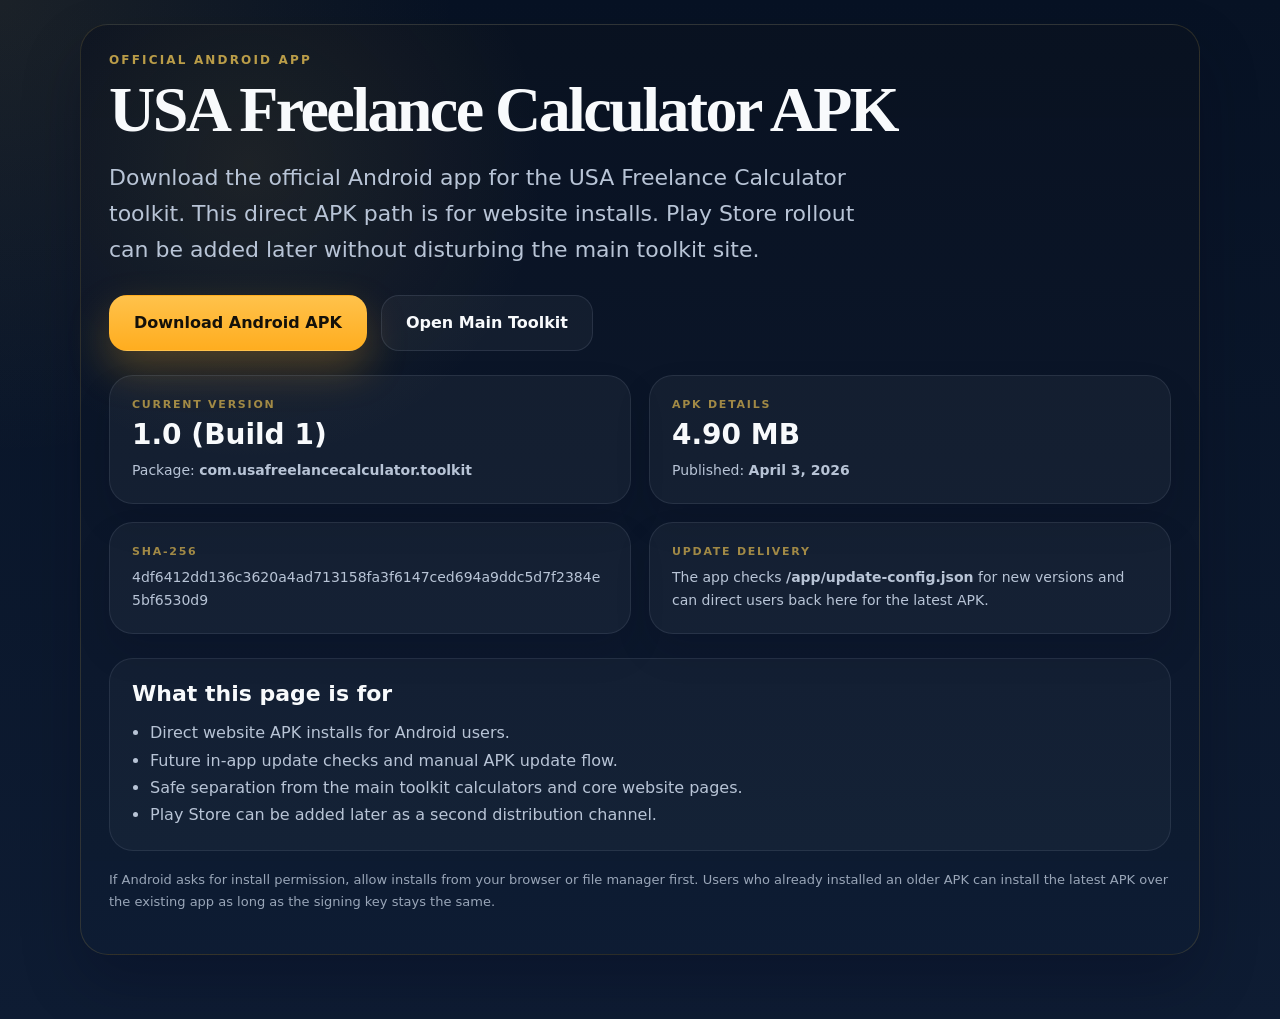
<file: app/index.html>
<!DOCTYPE html>
<html lang="en">
<head>
  <meta charset="utf-8" />
  <meta name="viewport" content="width=device-width, initial-scale=1" />
  <title>USA Freelance Calculator Android App</title>
  <meta name="description" content="Download the official USA Freelance Calculator Android APK. View the current version, package id, checksum, and update details." />
  <link rel="canonical" href="https://usafreelancecalculator.com/app/" />
  <link rel="icon" href="/favicon.ico" sizes="any" />
  <link rel="icon" type="image/png" sizes="32x32" href="/favicon-32x32.png" />
  <link rel="icon" type="image/png" sizes="16x16" href="/favicon-16x16.png" />
  <link rel="apple-touch-icon" href="/apple-touch-icon.png" />
  <style>
    :root {
      --bg: #071224;
      --panel: #0d1a30;
      --panel-soft: #12233f;
      --text: #f8fafc;
      --muted: #b8c4d6;
      --line: rgba(201, 168, 76, 0.18);
      --gold: #c9a84c;
      --accent: #ffb020;
      --shadow: 0 28px 60px rgba(2, 6, 23, 0.24);
    }

    * { box-sizing: border-box; }
    body {
      margin: 0;
      min-height: 100vh;
      font-family: system-ui, -apple-system, BlinkMacSystemFont, "Segoe UI", sans-serif;
      color: var(--text);
      background:
        radial-gradient(circle at top left, rgba(201, 168, 76, 0.10), transparent 28%),
        linear-gradient(180deg, #071224 0%, #0e1c33 100%);
    }

    a { color: inherit; text-decoration: none; }

    .wrap {
      width: min(1120px, calc(100% - 32px));
      margin: 0 auto;
      padding: 24px 0 64px;
    }

    .hero {
      border: 1px solid var(--line);
      border-radius: 28px;
      padding: 28px;
      background:
        radial-gradient(circle at 15% 15%, rgba(201, 168, 76, 0.10), transparent 24%),
        linear-gradient(180deg, rgba(9, 18, 33, 0.98) 0%, rgba(14, 28, 51, 0.96) 100%);
      box-shadow: var(--shadow);
    }

    .eyebrow {
      margin: 0 0 12px;
      font-size: 12px;
      font-weight: 800;
      letter-spacing: 0.18em;
      text-transform: uppercase;
      color: rgba(201, 168, 76, 0.92);
    }

    h1 {
      margin: 0;
      font: 800 clamp(36px, 6vw, 64px)/0.98 Georgia, serif;
      letter-spacing: -0.04em;
    }

    .hero-copy {
      margin: 18px 0 0;
      max-width: 760px;
      font-size: clamp(17px, 2.8vw, 22px);
      line-height: 1.65;
      color: var(--muted);
    }

    .cta-row {
      display: flex;
      flex-wrap: wrap;
      gap: 14px;
      margin-top: 26px;
    }

    .btn {
      display: inline-flex;
      align-items: center;
      justify-content: center;
      min-height: 56px;
      padding: 0 24px;
      border-radius: 18px;
      font-size: 16px;
      font-weight: 800;
      border: 1px solid transparent;
      transition: transform 0.18s ease, box-shadow 0.18s ease, border-color 0.18s ease;
    }

    .btn:active { transform: scale(0.985); }

    .btn-primary {
      color: #14110a;
      background: linear-gradient(180deg, #ffc24b 0%, #ffad1f 100%);
      box-shadow: 0 18px 40px rgba(255, 176, 32, 0.26);
    }

    .btn-secondary {
      color: var(--text);
      background: rgba(255, 255, 255, 0.04);
      border-color: rgba(148, 163, 184, 0.16);
    }

    .grid {
      display: grid;
      grid-template-columns: repeat(2, minmax(0, 1fr));
      gap: 18px;
      margin-top: 24px;
    }

    .card {
      border: 1px solid rgba(148, 163, 184, 0.14);
      border-radius: 24px;
      padding: 22px;
      background: rgba(255, 255, 255, 0.04);
      box-shadow: 0 18px 36px rgba(2, 6, 23, 0.12);
    }

    .card-label {
      margin: 0 0 8px;
      font-size: 11px;
      font-weight: 800;
      letter-spacing: 0.16em;
      text-transform: uppercase;
      color: rgba(201, 168, 76, 0.78);
    }

    .card-value {
      margin: 0;
      font-size: 28px;
      font-weight: 800;
      line-height: 1.15;
    }

    .card-copy {
      margin: 8px 0 0;
      font-size: 14px;
      line-height: 1.6;
      color: var(--muted);
      word-break: break-word;
    }

    .notes {
      margin-top: 24px;
      padding: 22px;
      border-radius: 24px;
      border: 1px solid rgba(148, 163, 184, 0.14);
      background: rgba(255, 255, 255, 0.03);
    }

    .notes h2 {
      margin: 0 0 12px;
      font-size: 22px;
      line-height: 1.2;
    }

    .notes ul {
      margin: 0;
      padding-left: 18px;
      color: var(--muted);
      line-height: 1.7;
    }

    .footer {
      margin-top: 18px;
      color: rgba(184, 196, 214, 0.82);
      font-size: 13px;
      line-height: 1.7;
    }

    @media (max-width: 780px) {
      .wrap {
        width: min(100% - 20px, 760px);
        padding-top: 16px;
      }

      .hero {
        padding: 22px 18px;
        border-radius: 22px;
      }

      .grid {
        grid-template-columns: 1fr;
      }

      .btn {
        width: 100%;
      }
    }
  </style>
</head>
<body>
  <main class="wrap">
    <section class="hero">
      <p class="eyebrow">Official Android App</p>
      <h1>USA Freelance Calculator APK</h1>
      <p class="hero-copy">
        Download the official Android app for the USA Freelance Calculator toolkit.
        This direct APK path is for website installs. Play Store rollout can be added later without disturbing the main toolkit site.
      </p>
      <div class="cta-row">
        <a class="btn btn-primary" href="/downloads/usafreelancecalculator-installable.apk" download>Download Android APK</a>
        <a class="btn btn-secondary" href="https://usafreelancecalculator.com/">Open Main Toolkit</a>
      </div>

      <div class="grid">
        <article class="card">
          <p class="card-label">Current Version</p>
          <p class="card-value">1.0 (Build 1)</p>
          <p class="card-copy">Package: <strong>com.usafreelancecalculator.toolkit</strong></p>
        </article>
        <article class="card">
          <p class="card-label">APK Details</p>
          <p class="card-value">4.90 MB</p>
          <p class="card-copy">Published: <strong>April 3, 2026</strong></p>
        </article>
        <article class="card">
          <p class="card-label">SHA-256</p>
          <p class="card-copy">4df6412dd136c3620a4ad713158fa3f6147ced694a9ddc5d7f2384e5bf6530d9</p>
        </article>
        <article class="card">
          <p class="card-label">Update Delivery</p>
          <p class="card-copy">The app checks <strong>/app/update-config.json</strong> for new versions and can direct users back here for the latest APK.</p>
        </article>
      </div>

      <section class="notes">
        <h2>What this page is for</h2>
        <ul>
          <li>Direct website APK installs for Android users.</li>
          <li>Future in-app update checks and manual APK update flow.</li>
          <li>Safe separation from the main toolkit calculators and core website pages.</li>
          <li>Play Store can be added later as a second distribution channel.</li>
        </ul>
      </section>

      <p class="footer">
        If Android asks for install permission, allow installs from your browser or file manager first.
        Users who already installed an older APK can install the latest APK over the existing app as long as the signing key stays the same.
      </p>
    </section>
  </main>
</body>
</html>
</file>
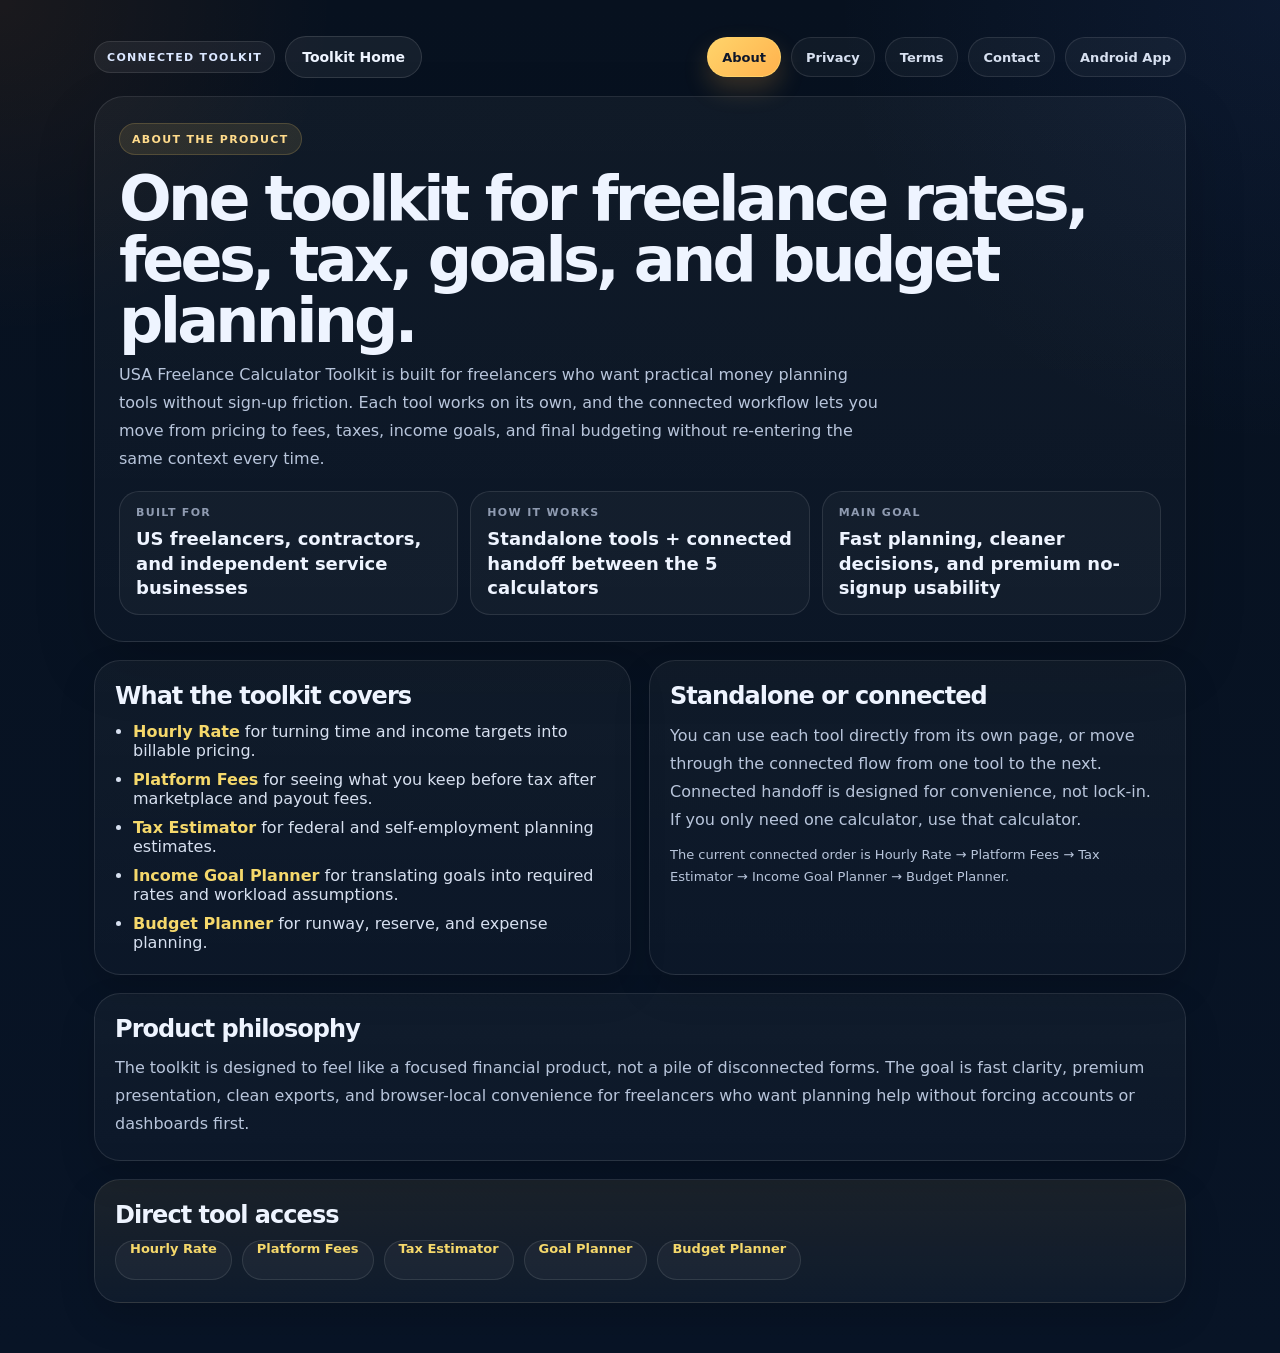
<file: about.html>
<!doctype html>
<html lang="en">
<head>
  <meta charset="utf-8"/>
  <meta name="viewport" content="width=device-width,initial-scale=1"/>
  <title>About | USA Freelance Calculator Toolkit</title>
  <meta name="description" content="Learn what the USA Freelance Calculator Toolkit is, who it is built for, and how the connected 5-tool workflow works."/>
  <meta name="robots" content="index, follow"/>
  <meta name="author" content="USAFreelanceCalculator.com"/>
  <meta name="theme-color" content="#ffb24d"/>
  <link rel="icon" href="assets/icon.svg" type="image/svg+xml"/>
  <link rel="canonical" href="https://usafreelancecalculator.com/about.html"/>
  <meta property="og:type" content="website"/>
  <meta property="og:site_name" content="USA Freelance Calculator"/>
  <meta property="og:title" content="About the USA Freelance Calculator Toolkit"/>
  <meta property="og:description" content="What the toolkit covers, how the connected workflow works, and how each tool can also be used separately."/>
  <meta property="og:url" content="https://usafreelancecalculator.com/about.html"/>
  <meta name="twitter:card" content="summary"/>
  <meta name="twitter:title" content="About the USA Freelance Calculator Toolkit"/>
  <meta name="twitter:description" content="Built for freelancers who want fast planning tools without sign-up friction."/>
  <link rel="stylesheet" href="assets/site-pages.css"/>
</head>
<body class="legal-page">
  <main class="legal-shell">
    <nav class="legal-topnav" aria-label="About site navigation">
      <div class="legal-topnav__brand">
        <span class="legal-topnav__eyebrow">Connected Toolkit</span>
        <a class="legal-topnav__home" href="index.html">Toolkit Home</a>
      </div>
      <div class="legal-topnav__links">
        <a href="about.html" aria-current="page">About</a>
        <a href="privacy.html">Privacy</a>
        <a href="terms.html">Terms</a>
        <a href="contact.html">Contact</a>
        <a href="app/">Android App</a>
      </div>
    </nav>

    <section class="legal-hero">
      <span class="legal-hero__kicker">About The Product</span>
      <h1>One toolkit for freelance rates, fees, tax, goals, and budget planning.</h1>
      <p>USA Freelance Calculator Toolkit is built for freelancers who want practical money planning tools without sign-up friction. Each tool works on its own, and the connected workflow lets you move from pricing to fees, taxes, income goals, and final budgeting without re-entering the same context every time.</p>
      <div class="legal-meta">
        <div class="legal-meta__item">
          <div class="legal-meta__k">Built For</div>
          <div class="legal-meta__v">US freelancers, contractors, and independent service businesses</div>
        </div>
        <div class="legal-meta__item">
          <div class="legal-meta__k">How It Works</div>
          <div class="legal-meta__v">Standalone tools + connected handoff between the 5 calculators</div>
        </div>
        <div class="legal-meta__item">
          <div class="legal-meta__k">Main Goal</div>
          <div class="legal-meta__v">Fast planning, cleaner decisions, and premium no-signup usability</div>
        </div>
      </div>
    </section>

    <section class="legal-grid">
      <article class="legal-card">
        <h2>What the toolkit covers</h2>
        <ul>
          <li><strong>Hourly Rate</strong> for turning time and income targets into billable pricing.</li>
          <li><strong>Platform Fees</strong> for seeing what you keep before tax after marketplace and payout fees.</li>
          <li><strong>Tax Estimator</strong> for federal and self-employment planning estimates.</li>
          <li><strong>Income Goal Planner</strong> for translating goals into required rates and workload assumptions.</li>
          <li><strong>Budget Planner</strong> for runway, reserve, and expense planning.</li>
        </ul>
      </article>

      <article class="legal-card">
        <h2>Standalone or connected</h2>
        <p>You can use each tool directly from its own page, or move through the connected flow from one tool to the next. Connected handoff is designed for convenience, not lock-in. If you only need one calculator, use that calculator.</p>
        <p class="legal-card__note">The current connected order is Hourly Rate → Platform Fees → Tax Estimator → Income Goal Planner → Budget Planner.</p>
      </article>

      <article class="legal-card legal-card--full">
        <h2>Product philosophy</h2>
        <p>The toolkit is designed to feel like a focused financial product, not a pile of disconnected forms. The goal is fast clarity, premium presentation, clean exports, and browser-local convenience for freelancers who want planning help without forcing accounts or dashboards first.</p>
      </article>
    </section>

    <section class="legal-closing">
      <div class="legal-card">
        <h2>Direct tool access</h2>
        <div class="legal-section-links" aria-label="Direct tool links">
          <a href="hourly-rate-calculator.html">Hourly Rate</a>
          <a href="platform-fee-calculator.html">Platform Fees</a>
          <a href="tax-estimator.html">Tax Estimator</a>
          <a href="income-goal-planner.html">Goal Planner</a>
          <a href="budget-planner.html">Budget Planner</a>
        </div>
      </div>
    </section>
  </main>
</body>
</html>
</file>
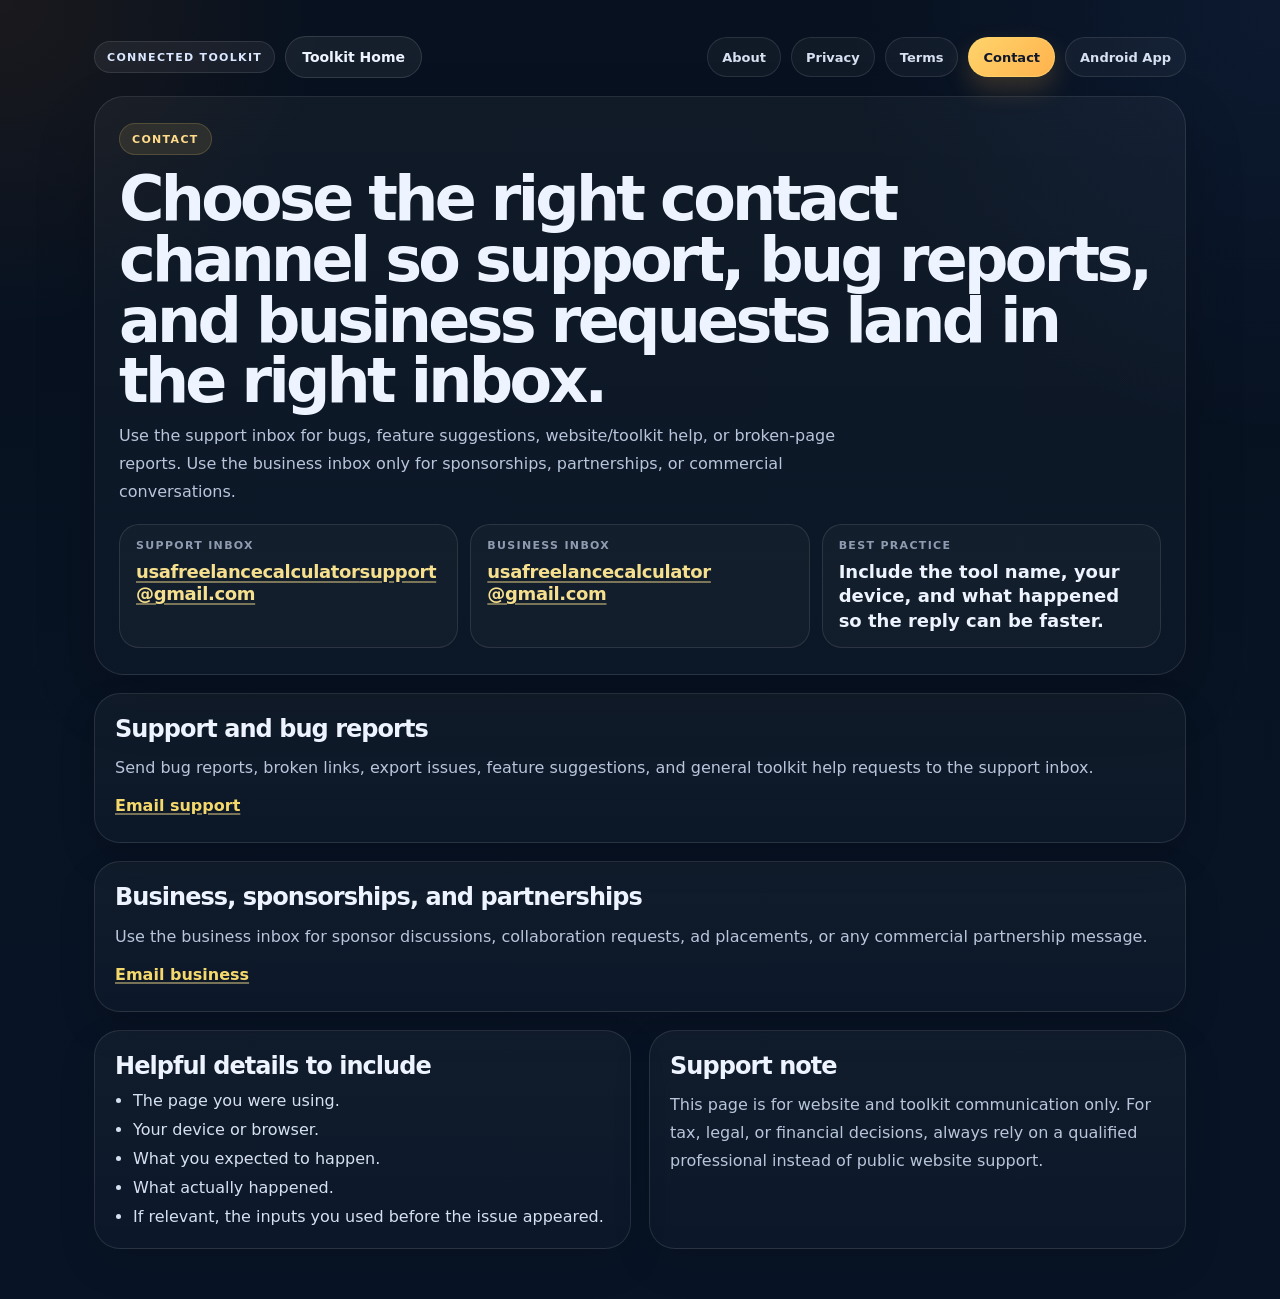
<file: contact.html>
<!doctype html>
<html lang="en">
<head>
  <meta charset="utf-8"/>
  <meta name="viewport" content="width=device-width,initial-scale=1"/>
  <title>Contact | USA Freelance Calculator Toolkit</title>
  <meta name="description" content="Contact and feedback page for the USA Freelance Calculator Toolkit."/>
  <meta name="robots" content="index, follow"/>
  <meta name="author" content="USAFreelanceCalculator.com"/>
  <meta name="theme-color" content="#ffb24d"/>
  <link rel="icon" href="assets/icon.svg" type="image/svg+xml"/>
  <link rel="canonical" href="https://usafreelancecalculator.com/contact.html"/>
  <meta property="og:type" content="website"/>
  <meta property="og:site_name" content="USA Freelance Calculator"/>
  <meta property="og:title" content="Contact | USA Freelance Calculator Toolkit"/>
  <meta property="og:description" content="Support, feedback, and issue reporting information for the toolkit."/>
  <meta property="og:url" content="https://usafreelancecalculator.com/contact.html"/>
  <meta name="twitter:card" content="summary"/>
  <meta name="twitter:title" content="Contact | USA Freelance Calculator Toolkit"/>
  <meta name="twitter:description" content="Where to send toolkit feedback or report website issues."/>
  <link rel="stylesheet" href="assets/site-pages.css"/>
</head>
<body class="legal-page">
  <main class="legal-shell">
    <nav class="legal-topnav" aria-label="Contact site navigation">
      <div class="legal-topnav__brand">
        <span class="legal-topnav__eyebrow">Connected Toolkit</span>
        <a class="legal-topnav__home" href="index.html">Toolkit Home</a>
      </div>
      <div class="legal-topnav__links">
        <a href="about.html">About</a>
        <a href="privacy.html">Privacy</a>
        <a href="terms.html">Terms</a>
        <a href="contact.html" aria-current="page">Contact</a>
        <a href="app/">Android App</a>
      </div>
    </nav>

    <section class="legal-hero">
      <span class="legal-hero__kicker">Contact</span>
      <h1>Choose the right contact channel so support, bug reports, and business requests land in the right inbox.</h1>
      <p>Use the support inbox for bugs, feature suggestions, website/toolkit help, or broken-page reports. Use the business inbox only for sponsorships, partnerships, or commercial conversations.</p>
      <div class="legal-meta">
        <div class="legal-meta__item">
          <div class="legal-meta__k">Support Inbox</div>
          <div class="legal-meta__v"><a class="legal-email-link legal-email-link--split" href="mailto:usafreelancecalculatorsupport@gmail.com"><span>usafreelancecalculator</span><span>support</span><span>@gmail.com</span></a></div>
        </div>
        <div class="legal-meta__item">
          <div class="legal-meta__k">Business Inbox</div>
          <div class="legal-meta__v"><a class="legal-email-link legal-email-link--split" href="mailto:usafreelancecalculator@gmail.com"><span>usafreelancecalculator</span><span>@gmail.com</span></a></div>
        </div>
        <div class="legal-meta__item">
          <div class="legal-meta__k">Best Practice</div>
          <div class="legal-meta__v">Include the tool name, your device, and what happened so the reply can be faster.</div>
        </div>
      </div>
    </section>

    <section class="legal-grid">
      <article class="legal-card legal-card--full">
        <h2>Support and bug reports</h2>
        <p>Send bug reports, broken links, export issues, feature suggestions, and general toolkit help requests to the support inbox.</p>
        <p><a class="legal-email-link" href="mailto:usafreelancecalculatorsupport@gmail.com">Email support</a></p>
      </article>

      <article class="legal-card legal-card--full">
        <h2>Business, sponsorships, and partnerships</h2>
        <p>Use the business inbox for sponsor discussions, collaboration requests, ad placements, or any commercial partnership message.</p>
        <p><a class="legal-email-link" href="mailto:usafreelancecalculator@gmail.com">Email business</a></p>
      </article>

      <article class="legal-card">
        <h2>Helpful details to include</h2>
        <ul>
          <li>The page you were using.</li>
          <li>Your device or browser.</li>
          <li>What you expected to happen.</li>
          <li>What actually happened.</li>
          <li>If relevant, the inputs you used before the issue appeared.</li>
        </ul>
      </article>

      <article class="legal-card">
        <h2>Support note</h2>
        <p>This page is for website and toolkit communication only. For tax, legal, or financial decisions, always rely on a qualified professional instead of public website support.</p>
      </article>
    </section>
  </main>
</body>
</html>
</file>
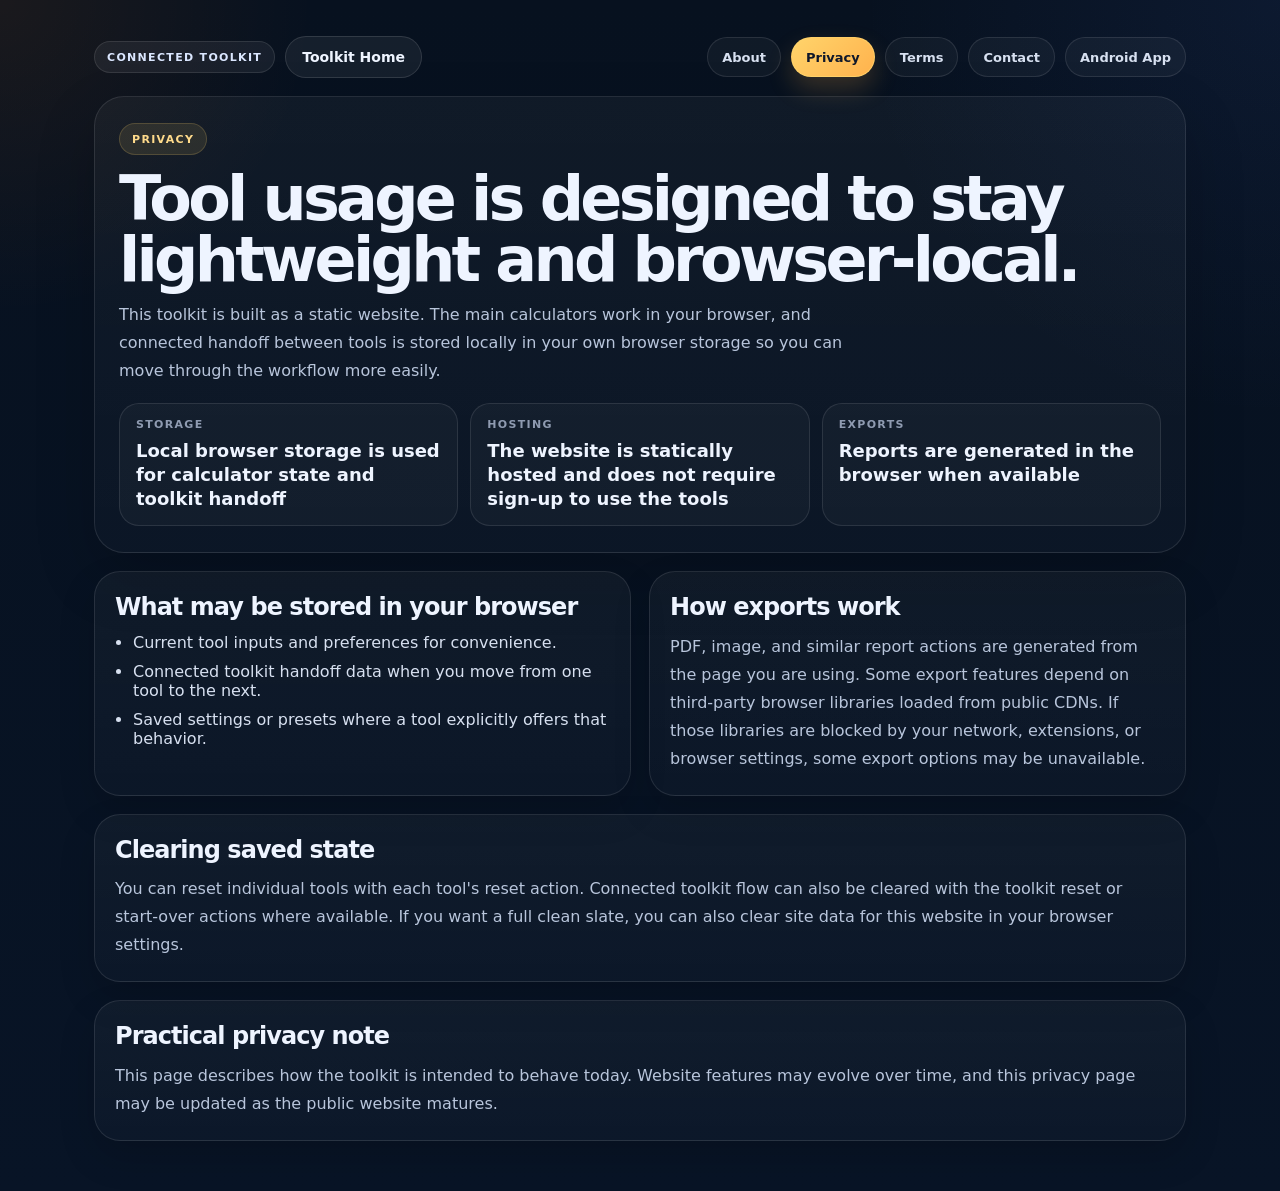
<file: privacy.html>
<!doctype html>
<html lang="en">
<head>
  <meta charset="utf-8"/>
  <meta name="viewport" content="width=device-width,initial-scale=1"/>
  <title>Privacy | USA Freelance Calculator Toolkit</title>
  <meta name="description" content="Privacy information for the USA Freelance Calculator Toolkit, including browser storage and export behavior."/>
  <meta name="robots" content="index, follow"/>
  <meta name="author" content="USAFreelanceCalculator.com"/>
  <meta name="theme-color" content="#ffb24d"/>
  <link rel="icon" href="assets/icon.svg" type="image/svg+xml"/>
  <link rel="canonical" href="https://usafreelancecalculator.com/privacy.html"/>
  <meta property="og:type" content="website"/>
  <meta property="og:site_name" content="USA Freelance Calculator"/>
  <meta property="og:title" content="Privacy | USA Freelance Calculator Toolkit"/>
  <meta property="og:description" content="How browser storage, connected handoff, and exports work in the toolkit."/>
  <meta property="og:url" content="https://usafreelancecalculator.com/privacy.html"/>
  <meta name="twitter:card" content="summary"/>
  <meta name="twitter:title" content="Privacy | USA Freelance Calculator Toolkit"/>
  <meta name="twitter:description" content="Browser-local tool state, connected handoff behavior, and export notes."/>
  <link rel="stylesheet" href="assets/site-pages.css"/>
</head>
<body class="legal-page">
  <main class="legal-shell">
    <nav class="legal-topnav" aria-label="Privacy site navigation">
      <div class="legal-topnav__brand">
        <span class="legal-topnav__eyebrow">Connected Toolkit</span>
        <a class="legal-topnav__home" href="index.html">Toolkit Home</a>
      </div>
      <div class="legal-topnav__links">
        <a href="about.html">About</a>
        <a href="privacy.html" aria-current="page">Privacy</a>
        <a href="terms.html">Terms</a>
        <a href="contact.html">Contact</a>
        <a href="app/">Android App</a>
      </div>
    </nav>

    <section class="legal-hero">
      <span class="legal-hero__kicker">Privacy</span>
      <h1>Tool usage is designed to stay lightweight and browser-local.</h1>
      <p>This toolkit is built as a static website. The main calculators work in your browser, and connected handoff between tools is stored locally in your own browser storage so you can move through the workflow more easily.</p>
      <div class="legal-meta">
        <div class="legal-meta__item">
          <div class="legal-meta__k">Storage</div>
          <div class="legal-meta__v">Local browser storage is used for calculator state and toolkit handoff</div>
        </div>
        <div class="legal-meta__item">
          <div class="legal-meta__k">Hosting</div>
          <div class="legal-meta__v">The website is statically hosted and does not require sign-up to use the tools</div>
        </div>
        <div class="legal-meta__item">
          <div class="legal-meta__k">Exports</div>
          <div class="legal-meta__v">Reports are generated in the browser when available</div>
        </div>
      </div>
    </section>

    <section class="legal-grid">
      <article class="legal-card">
        <h2>What may be stored in your browser</h2>
        <ul>
          <li>Current tool inputs and preferences for convenience.</li>
          <li>Connected toolkit handoff data when you move from one tool to the next.</li>
          <li>Saved settings or presets where a tool explicitly offers that behavior.</li>
        </ul>
      </article>

      <article class="legal-card">
        <h2>How exports work</h2>
        <p>PDF, image, and similar report actions are generated from the page you are using. Some export features depend on third-party browser libraries loaded from public CDNs. If those libraries are blocked by your network, extensions, or browser settings, some export options may be unavailable.</p>
      </article>

      <article class="legal-card legal-card--full">
        <h2>Clearing saved state</h2>
        <p>You can reset individual tools with each tool's reset action. Connected toolkit flow can also be cleared with the toolkit reset or start-over actions where available. If you want a full clean slate, you can also clear site data for this website in your browser settings.</p>
      </article>

      <article class="legal-card legal-card--full">
        <h2>Practical privacy note</h2>
        <p>This page describes how the toolkit is intended to behave today. Website features may evolve over time, and this privacy page may be updated as the public website matures.</p>
      </article>
    </section>
  </main>
</body>
</html>
</file>
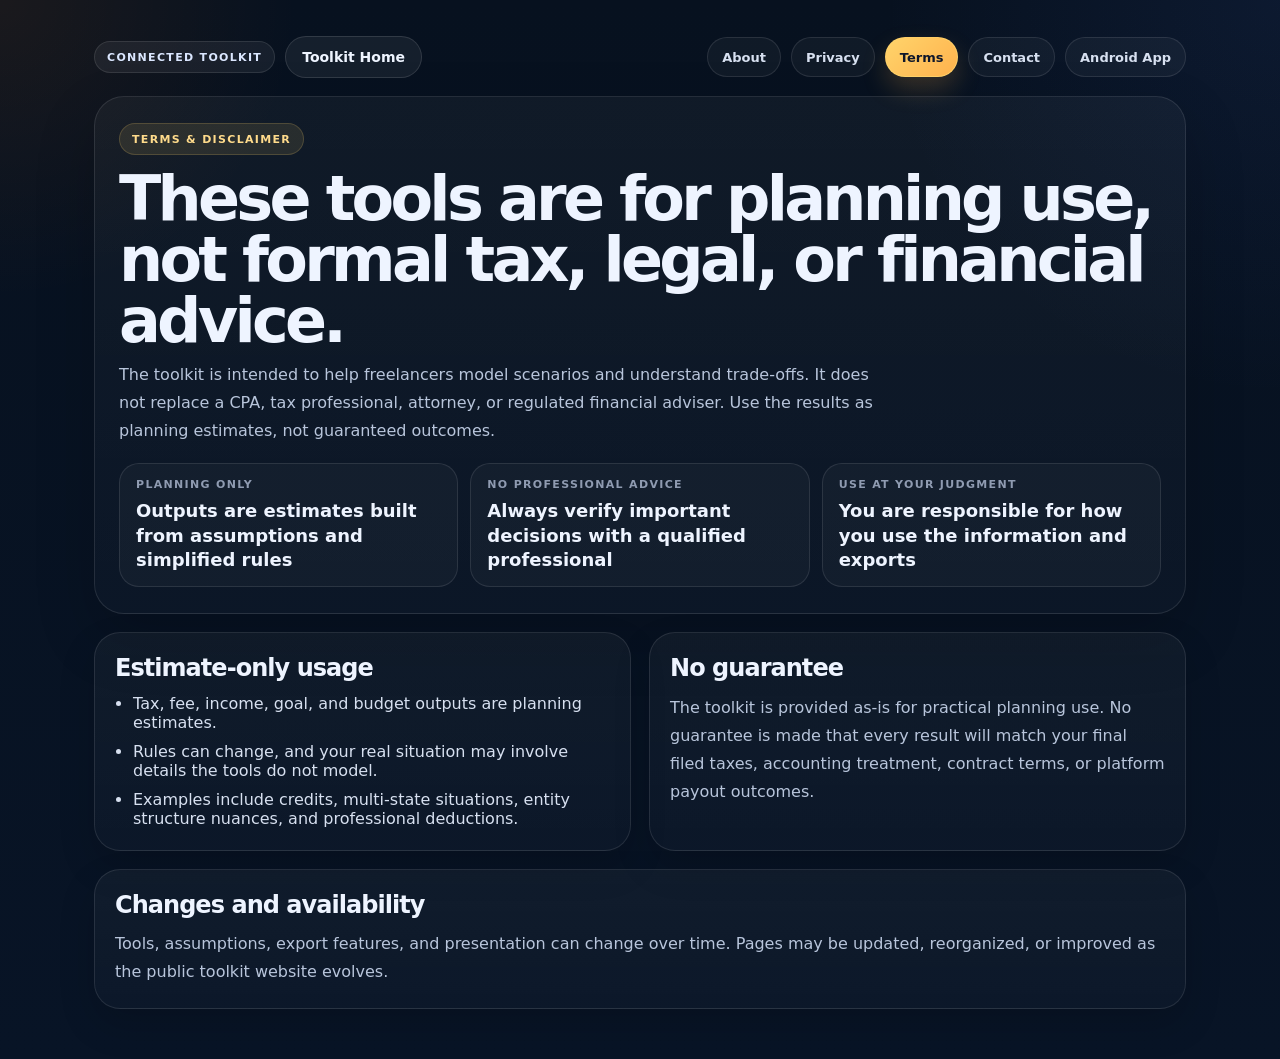
<file: terms.html>
<!doctype html>
<html lang="en">
<head>
  <meta charset="utf-8"/>
  <meta name="viewport" content="width=device-width,initial-scale=1"/>
  <title>Terms & Disclaimer | USA Freelance Calculator Toolkit</title>
  <meta name="description" content="Terms and planning disclaimer for the USA Freelance Calculator Toolkit."/>
  <meta name="robots" content="index, follow"/>
  <meta name="author" content="USAFreelanceCalculator.com"/>
  <meta name="theme-color" content="#ffb24d"/>
  <link rel="icon" href="assets/icon.svg" type="image/svg+xml"/>
  <link rel="canonical" href="https://usafreelancecalculator.com/terms.html"/>
  <meta property="og:type" content="website"/>
  <meta property="og:site_name" content="USA Freelance Calculator"/>
  <meta property="og:title" content="Terms & Disclaimer | USA Freelance Calculator Toolkit"/>
  <meta property="og:description" content="Important planning, estimation, and limitation notes for the toolkit."/>
  <meta property="og:url" content="https://usafreelancecalculator.com/terms.html"/>
  <meta name="twitter:card" content="summary"/>
  <meta name="twitter:title" content="Terms & Disclaimer | USA Freelance Calculator Toolkit"/>
  <meta name="twitter:description" content="Important planning and estimate-only disclaimer for toolkit usage."/>
  <link rel="stylesheet" href="assets/site-pages.css"/>
</head>
<body class="legal-page">
  <main class="legal-shell">
    <nav class="legal-topnav" aria-label="Terms site navigation">
      <div class="legal-topnav__brand">
        <span class="legal-topnav__eyebrow">Connected Toolkit</span>
        <a class="legal-topnav__home" href="index.html">Toolkit Home</a>
      </div>
      <div class="legal-topnav__links">
        <a href="about.html">About</a>
        <a href="privacy.html">Privacy</a>
        <a href="terms.html" aria-current="page">Terms</a>
        <a href="contact.html">Contact</a>
        <a href="app/">Android App</a>
      </div>
    </nav>

    <section class="legal-hero">
      <span class="legal-hero__kicker">Terms & Disclaimer</span>
      <h1>These tools are for planning use, not formal tax, legal, or financial advice.</h1>
      <p>The toolkit is intended to help freelancers model scenarios and understand trade-offs. It does not replace a CPA, tax professional, attorney, or regulated financial adviser. Use the results as planning estimates, not guaranteed outcomes.</p>
      <div class="legal-meta">
        <div class="legal-meta__item">
          <div class="legal-meta__k">Planning Only</div>
          <div class="legal-meta__v">Outputs are estimates built from assumptions and simplified rules</div>
        </div>
        <div class="legal-meta__item">
          <div class="legal-meta__k">No Professional Advice</div>
          <div class="legal-meta__v">Always verify important decisions with a qualified professional</div>
        </div>
        <div class="legal-meta__item">
          <div class="legal-meta__k">Use At Your Judgment</div>
          <div class="legal-meta__v">You are responsible for how you use the information and exports</div>
        </div>
      </div>
    </section>

    <section class="legal-grid">
      <article class="legal-card">
        <h2>Estimate-only usage</h2>
        <ul>
          <li>Tax, fee, income, goal, and budget outputs are planning estimates.</li>
          <li>Rules can change, and your real situation may involve details the tools do not model.</li>
          <li>Examples include credits, multi-state situations, entity structure nuances, and professional deductions.</li>
        </ul>
      </article>

      <article class="legal-card">
        <h2>No guarantee</h2>
        <p>The toolkit is provided as-is for practical planning use. No guarantee is made that every result will match your final filed taxes, accounting treatment, contract terms, or platform payout outcomes.</p>
      </article>

      <article class="legal-card legal-card--full">
        <h2>Changes and availability</h2>
        <p>Tools, assumptions, export features, and presentation can change over time. Pages may be updated, reorganized, or improved as the public toolkit website evolves.</p>
      </article>
    </section>
  </main>
</body>
</html>
</file>
<file: assets/site-pages.css>
.public-legal-footer{
  width:min(100%, 1240px);
  margin:20px auto 34px;
  padding:0 14px;
}

.public-legal-footer__inner{
  border:1px solid var(--footer-border, rgba(255,255,255,.10));
  background:var(--footer-bg, rgba(255,255,255,.05));
  box-shadow:var(--footer-shadow, 0 18px 40px rgba(2,6,23,.12));
  border-radius:26px;
  padding:20px 22px;
  display:grid;
  grid-template-columns:minmax(0,1.1fr) minmax(0,.9fr);
  gap:18px;
}

.public-legal-footer__eyebrow{
  display:inline-flex;
  align-items:center;
  gap:8px;
  min-height:30px;
  padding:0 12px;
  border-radius:999px;
  font-size:11px;
  font-weight:900;
  letter-spacing:.12em;
  text-transform:uppercase;
  background:var(--footer-chip-bg, rgba(255,255,255,.08));
  color:var(--footer-chip-text, #cbd5e1);
  border:1px solid var(--footer-chip-border, rgba(255,255,255,.10));
}

.public-legal-footer__title{
  margin:12px 0 8px;
  color:var(--footer-title, inherit);
  font-size:24px;
  line-height:1.08;
  letter-spacing:-.04em;
  font-weight:900;
}

.public-legal-footer__copy,
.public-legal-footer__note{
  margin:0;
  color:var(--footer-copy, inherit);
  font-size:14px;
  line-height:1.65;
}

.public-legal-footer__note{
  margin-top:10px;
  color:var(--footer-note, inherit);
}

.public-legal-footer__links{
  display:flex;
  flex-wrap:wrap;
  gap:10px;
  align-content:flex-start;
}

.public-legal-footer__links a{
  display:inline-flex;
  align-items:center;
  justify-content:center;
  min-height:40px;
  padding:0 14px;
  border-radius:999px;
  text-decoration:none;
  font-size:13px;
  font-weight:800;
  letter-spacing:.02em;
  background:var(--footer-link-bg, rgba(255,255,255,.06));
  color:var(--footer-link-text, inherit);
  border:1px solid var(--footer-link-border, rgba(255,255,255,.10));
  transition:transform .15s ease, background .15s ease, border-color .15s ease;
}

.public-legal-footer__links a:hover{
  transform:translateY(-1px);
  background:var(--footer-link-hover-bg, rgba(255,255,255,.10));
  border-color:var(--footer-link-hover-border, rgba(255,255,255,.18));
}

.public-legal-footer__links a:focus-visible,
.legal-topnav__links a:focus-visible,
.legal-section-links a:focus-visible{
  outline:2px solid var(--footer-focus, #f5d86b);
  outline-offset:3px;
}

.public-legal-footer--light{
  --footer-bg:linear-gradient(180deg, rgba(255,255,255,.92), rgba(255,255,255,.86));
  --footer-border:rgba(15,23,42,.08);
  --footer-shadow:0 18px 40px rgba(15,23,42,.08);
  --footer-chip-bg:rgba(255,122,0,.08);
  --footer-chip-text:#b45309;
  --footer-chip-border:rgba(255,122,0,.16);
  --footer-title:#0f172a;
  --footer-copy:#475569;
  --footer-note:#64748b;
  --footer-link-bg:#ffffff;
  --footer-link-text:#0f172a;
  --footer-link-border:rgba(15,23,42,.08);
  --footer-link-hover-bg:#fff7ed;
  --footer-link-hover-border:rgba(255,122,0,.18);
  --footer-focus:#ff9f2f;
}

.public-legal-footer--blue{
  --footer-bg:linear-gradient(180deg, rgba(255,255,255,.94), rgba(251,252,254,.90));
  --footer-border:rgba(31,163,226,.14);
  --footer-shadow:0 18px 40px rgba(17,24,39,.08);
  --footer-chip-bg:rgba(31,163,226,.08);
  --footer-chip-text:#0f6f9d;
  --footer-chip-border:rgba(31,163,226,.18);
  --footer-title:#152033;
  --footer-copy:#5d7088;
  --footer-note:#6f7f95;
  --footer-link-bg:#ffffff;
  --footer-link-text:#16324b;
  --footer-link-border:rgba(31,163,226,.12);
  --footer-link-hover-bg:#edf7fd;
  --footer-link-hover-border:rgba(31,163,226,.22);
  --footer-focus:#1fa3e2;
}

.public-legal-footer--gold{
  --footer-bg:linear-gradient(180deg, rgba(13,21,37,.92), rgba(9,16,30,.94));
  --footer-border:rgba(239,198,74,.16);
  --footer-shadow:0 18px 44px rgba(0,0,0,.22);
  --footer-chip-bg:rgba(239,198,74,.10);
  --footer-chip-text:#f6d97a;
  --footer-chip-border:rgba(239,198,74,.20);
  --footer-title:#f3f6fd;
  --footer-copy:#adb7c9;
  --footer-note:#8f9bb1;
  --footer-link-bg:rgba(255,255,255,.04);
  --footer-link-text:#f3f6fd;
  --footer-link-border:rgba(255,255,255,.10);
  --footer-link-hover-bg:rgba(239,198,74,.12);
  --footer-link-hover-border:rgba(239,198,74,.18);
  --footer-focus:#efc64a;
}

.public-legal-footer--planner{
  --footer-bg:linear-gradient(180deg, rgba(14,26,45,.94), rgba(10,18,31,.96));
  --footer-border:rgba(242,198,109,.18);
  --footer-shadow:0 18px 44px rgba(0,0,0,.24);
  --footer-chip-bg:rgba(242,198,109,.10);
  --footer-chip-text:#ffdb8b;
  --footer-chip-border:rgba(242,198,109,.22);
  --footer-title:#eef4ff;
  --footer-copy:#d7e0f0;
  --footer-note:#9aa8be;
  --footer-link-bg:rgba(255,255,255,.04);
  --footer-link-text:#eef4ff;
  --footer-link-border:rgba(255,255,255,.10);
  --footer-link-hover-bg:rgba(242,198,109,.10);
  --footer-link-hover-border:rgba(242,198,109,.18);
  --footer-focus:#f2c66d;
}

.public-legal-footer--budget{
  --footer-bg:linear-gradient(180deg, rgba(17,17,17,.96), rgba(10,10,10,.98));
  --footer-border:rgba(201,168,76,.18);
  --footer-shadow:0 18px 44px rgba(0,0,0,.28);
  --footer-chip-bg:rgba(201,168,76,.10);
  --footer-chip-text:#e8c97a;
  --footer-chip-border:rgba(201,168,76,.20);
  --footer-title:#e8e0d0;
  --footer-copy:#a69a88;
  --footer-note:#857d72;
  --footer-link-bg:rgba(255,255,255,.03);
  --footer-link-text:#e8e0d0;
  --footer-link-border:rgba(201,168,76,.16);
  --footer-link-hover-bg:rgba(201,168,76,.10);
  --footer-link-hover-border:rgba(201,168,76,.22);
  --footer-focus:#c9a84c;
}

.tool-share-section{
  width:min(100%, 1240px);
  margin:0 auto 20px;
  padding:0 14px;
  --tool-share-bg:linear-gradient(180deg, rgba(12,18,32,.96), rgba(9,14,25,.98));
  --tool-share-border:rgba(255,255,255,.10);
  --tool-share-shadow:0 18px 44px rgba(0,0,0,.22);
  --tool-share-chip-bg:rgba(255,255,255,.06);
  --tool-share-chip-text:#dbe7ff;
  --tool-share-chip-border:rgba(255,255,255,.10);
  --tool-share-title:#f8fbff;
  --tool-share-copy:#b8c5db;
  --tool-share-note:#8f9bb1;
  --tool-share-primary-bg:linear-gradient(180deg, rgba(var(--tool-share-accent-rgb, 245,216,107),.18), rgba(var(--tool-share-accent-rgb, 245,216,107),.10));
  --tool-share-primary-border:rgba(var(--tool-share-accent-rgb, 245,216,107),.28);
  --tool-share-primary-text:#f8fbff;
  --tool-share-ghost-bg:rgba(255,255,255,.04);
  --tool-share-ghost-border:rgba(255,255,255,.10);
  --tool-share-ghost-text:#f8fbff;
  --tool-share-focus:#f5d86b;
  --tool-share-accent:#f5d86b;
  --tool-share-accent-rgb:245,216,107;
}

.tool-share-card{
  border:1px solid var(--tool-share-border);
  background:var(--tool-share-bg);
  box-shadow:var(--tool-share-shadow);
  border-radius:26px;
  padding:20px 22px;
  display:grid;
  gap:16px;
}

.tool-share-eyebrow{
  display:inline-flex;
  align-items:center;
  gap:8px;
  min-height:30px;
  padding:0 12px;
  border-radius:999px;
  font-size:11px;
  font-weight:900;
  letter-spacing:.12em;
  text-transform:uppercase;
  color:var(--tool-share-accent);
  background:rgba(var(--tool-share-accent-rgb),.10);
  border:1px solid rgba(var(--tool-share-accent-rgb),.18);
}

.tool-share-title{
  margin:12px 0 8px;
  color:var(--tool-share-title);
  font-size:clamp(26px, 3.6vw, 34px);
  line-height:1.04;
  letter-spacing:-.05em;
  font-weight:900;
}

.tool-share-description{
  margin:0;
  max-width:760px;
  color:var(--tool-share-copy);
  font-size:15px;
  line-height:1.7;
}

.tool-share-actions{
  display:grid;
  grid-template-columns:repeat(2, minmax(0,1fr));
  gap:10px;
}

.tool-share-button,
.tool-share-network{
  appearance:none;
  border:none;
  display:inline-flex;
  align-items:center;
  justify-content:center;
  min-height:46px;
  padding:0 16px;
  border-radius:999px;
  font:800 14px/1 Inter,system-ui,-apple-system,BlinkMacSystemFont,"Segoe UI",Roboto,Arial,sans-serif;
  letter-spacing:.01em;
  text-decoration:none;
  transition:transform .15s ease, background .15s ease, border-color .15s ease, color .15s ease, box-shadow .15s ease;
}

.tool-share-button:hover,
.tool-share-network:hover{
  transform:translateY(-1px);
}

.tool-share-button:focus-visible,
.tool-share-network:focus-visible{
  outline:2px solid var(--tool-share-focus);
  outline-offset:3px;
}

.tool-share-button--primary{
  background:var(--tool-share-primary-bg);
  border:1px solid var(--tool-share-primary-border);
  color:var(--tool-share-primary-text);
  box-shadow:0 12px 26px rgba(0,0,0,.12);
}

.tool-share-button--secondary{
  background:var(--tool-share-ghost-bg);
  border:1px solid var(--tool-share-ghost-border);
  color:var(--tool-share-ghost-text);
}

.tool-share-platforms{
  display:flex;
  flex-wrap:wrap;
  gap:10px;
}

.tool-share-network{
  background:var(--tool-share-chip-bg);
  border:1px solid var(--tool-share-chip-border);
  color:var(--tool-share-chip-text);
}

.tool-share-status{
  margin:0;
  min-height:19px;
  color:var(--tool-share-note);
  font-size:13px;
  line-height:1.5;
}

.tool-share-section--light{
  --tool-share-bg:linear-gradient(180deg, rgba(255,255,255,.94), rgba(250,252,255,.90));
  --tool-share-border:rgba(15,23,42,.08);
  --tool-share-shadow:0 18px 40px rgba(15,23,42,.08);
  --tool-share-chip-bg:#ffffff;
  --tool-share-chip-text:#15324b;
  --tool-share-chip-border:rgba(15,23,42,.08);
  --tool-share-title:#0f172a;
  --tool-share-copy:#475569;
  --tool-share-note:#64748b;
  --tool-share-primary-text:#0f172a;
  --tool-share-ghost-bg:#ffffff;
  --tool-share-ghost-border:rgba(15,23,42,.08);
  --tool-share-ghost-text:#0f172a;
  --tool-share-focus:#ff9f2f;
}

.tool-share-section--blue{
  --tool-share-bg:linear-gradient(180deg, rgba(255,255,255,.94), rgba(251,252,254,.90));
  --tool-share-border:rgba(31,163,226,.14);
  --tool-share-shadow:0 18px 40px rgba(17,24,39,.08);
  --tool-share-chip-bg:#ffffff;
  --tool-share-chip-text:#16324b;
  --tool-share-chip-border:rgba(31,163,226,.12);
  --tool-share-title:#152033;
  --tool-share-copy:#5d7088;
  --tool-share-note:#6f7f95;
  --tool-share-primary-text:#152033;
  --tool-share-ghost-bg:#ffffff;
  --tool-share-ghost-border:rgba(31,163,226,.12);
  --tool-share-ghost-text:#16324b;
  --tool-share-focus:#1fa3e2;
}

.tool-share-section--gold{
  --tool-share-focus:#efc64a;
}

.tool-share-section--planner{
  --tool-share-bg:linear-gradient(180deg, rgba(14,26,45,.94), rgba(10,18,31,.96));
  --tool-share-border:rgba(242,198,109,.18);
  --tool-share-shadow:0 18px 44px rgba(0,0,0,.24);
  --tool-share-chip-bg:rgba(255,255,255,.04);
  --tool-share-chip-text:#eef4ff;
  --tool-share-chip-border:rgba(255,255,255,.10);
  --tool-share-title:#eef4ff;
  --tool-share-copy:#d7e0f0;
  --tool-share-note:#9aa8be;
  --tool-share-focus:#f2c66d;
}

.tool-share-section--budget{
  --tool-share-bg:linear-gradient(180deg, rgba(17,17,17,.96), rgba(10,10,10,.98));
  --tool-share-border:rgba(201,168,76,.18);
  --tool-share-shadow:0 18px 44px rgba(0,0,0,.28);
  --tool-share-chip-bg:rgba(255,255,255,.03);
  --tool-share-chip-text:#e8e0d0;
  --tool-share-chip-border:rgba(201,168,76,.16);
  --tool-share-title:#e8e0d0;
  --tool-share-copy:#a69a88;
  --tool-share-note:#857d72;
  --tool-share-focus:#c9a84c;
}

.legal-page{
  min-height:100vh;
  color:#eef4ff;
  background:
    radial-gradient(circle at top left, rgba(255,122,0,.08), transparent 18%),
    radial-gradient(circle at top right, rgba(79,124,244,.08), transparent 24%),
    linear-gradient(180deg, #07111f 0%, #081426 100%);
  font-family:Inter,system-ui,-apple-system,BlinkMacSystemFont,"Segoe UI",Roboto,Arial,sans-serif;
  -webkit-font-smoothing:antialiased;
}

.legal-page *,
.legal-page *::before,
.legal-page *::after{
  box-sizing:border-box;
}

.legal-shell{
  width:min(100%, 1120px);
  margin:0 auto;
  padding:28px 14px 42px;
}

.legal-topnav{
  display:flex;
  flex-wrap:wrap;
  gap:12px;
  align-items:center;
  justify-content:space-between;
  margin-bottom:18px;
}

.legal-topnav__brand{
  display:flex;
  flex-wrap:wrap;
  gap:10px;
  align-items:center;
}

.legal-topnav__eyebrow{
  display:inline-flex;
  align-items:center;
  min-height:32px;
  padding:0 12px;
  border-radius:999px;
  font-size:11px;
  font-weight:900;
  letter-spacing:.12em;
  text-transform:uppercase;
  background:rgba(255,255,255,.06);
  border:1px solid rgba(255,255,255,.10);
  color:#dbe7ff;
}

.legal-topnav__home{
  display:inline-flex;
  align-items:center;
  min-height:42px;
  padding:0 16px;
  border-radius:999px;
  text-decoration:none;
  font-size:14px;
  font-weight:800;
  background:rgba(255,255,255,.06);
  color:#eef4ff;
  border:1px solid rgba(255,255,255,.12);
}

.legal-topnav__links,
.legal-section-links{
  display:flex;
  flex-wrap:wrap;
  gap:10px;
}

.legal-topnav__links a,
.legal-section-links a{
  display:inline-flex;
  align-items:center;
  justify-content:center;
  min-height:40px;
  padding:0 14px;
  border-radius:999px;
  text-decoration:none;
  font-size:13px;
  font-weight:800;
  color:#d7e0f0;
  background:rgba(255,255,255,.04);
  border:1px solid rgba(255,255,255,.10);
}

.legal-topnav__links a[aria-current="page"]{
  color:#0f172a;
  background:linear-gradient(135deg,#ffd46b,#ffb24d);
  border-color:rgba(255,212,107,.72);
  box-shadow:0 12px 26px rgba(255,180,77,.20);
}

.legal-hero{
  border:1px solid rgba(255,255,255,.10);
  border-radius:30px;
  padding:26px 24px;
  background:linear-gradient(180deg, rgba(255,255,255,.04), rgba(255,255,255,.02));
  box-shadow:0 24px 60px rgba(0,0,0,.18);
}

.legal-hero__kicker{
  display:inline-flex;
  align-items:center;
  min-height:32px;
  padding:0 12px;
  border-radius:999px;
  background:rgba(255,212,107,.10);
  border:1px solid rgba(255,212,107,.18);
  color:#ffdb8b;
  font-size:11px;
  font-weight:900;
  letter-spacing:.12em;
  text-transform:uppercase;
}

.legal-hero h1{
  margin:14px 0 10px;
  font-size:clamp(34px, 6vw, 62px);
  line-height:.98;
  letter-spacing:-.06em;
}

.legal-hero p{
  margin:0;
  max-width:760px;
  color:#b8c5db;
  font-size:16px;
  line-height:1.75;
}

.legal-meta{
  display:grid;
  grid-template-columns:repeat(3, minmax(0,1fr));
  gap:12px;
  margin-top:18px;
}

.legal-meta__item{
  border:1px solid rgba(255,255,255,.10);
  border-radius:20px;
  padding:14px 16px;
  background:rgba(255,255,255,.03);
}

.legal-meta__k{
  color:#8f9bb1;
  font-size:11px;
  font-weight:900;
  letter-spacing:.12em;
  text-transform:uppercase;
}

.legal-meta__v{
  margin-top:8px;
  color:#eef4ff;
  font-size:18px;
  font-weight:800;
  line-height:1.35;
  overflow-wrap:anywhere;
  word-break:break-word;
}

.legal-meta__v a,
.legal-card a{
  display:inline-block;
  max-width:100%;
  overflow-wrap:anywhere;
  word-break:break-word;
}

.legal-email-link,
.legal-email-link:visited{
  color:#f6df8d;
  font-weight:800;
  text-decoration-line:underline;
  text-decoration-color:rgba(246,223,141,.46);
  text-decoration-thickness:2px;
  text-underline-offset:.15em;
}

.legal-email-link:hover,
.legal-email-link:active{
  color:#fff3bf;
  text-decoration-color:rgba(255,243,191,.62);
}

.legal-email-link:focus-visible{
  outline:2px solid rgba(246,223,141,.52);
  outline-offset:4px;
  border-radius:6px;
}

.legal-email-link--split{
  display:inline-flex !important;
  flex-wrap:wrap;
  gap:0;
  max-width:100%;
  align-items:baseline;
  line-height:1.24;
  font-size:clamp(15px, 4vw, 18px);
  letter-spacing:-.02em;
  overflow-wrap:normal !important;
  word-break:normal !important;
}

.legal-email-link--split span{
  display:inline-block;
  white-space:nowrap;
}

.legal-grid{
  display:grid;
  grid-template-columns:repeat(2, minmax(0,1fr));
  gap:18px;
  margin-top:18px;
}

.legal-card{
  border:1px solid rgba(255,255,255,.10);
  border-radius:26px;
  padding:22px 20px;
  background:linear-gradient(180deg, rgba(255,255,255,.04), rgba(255,255,255,.02));
  box-shadow:0 16px 36px rgba(0,0,0,.15);
}

.legal-card h2{
  margin:0 0 12px;
  font-size:24px;
  line-height:1.1;
  letter-spacing:-.04em;
}

.legal-card p{
  margin:0;
  color:#b8c5db;
  line-height:1.75;
}

.legal-card p + p{
  margin-top:10px;
}

.legal-card ul{
  margin:0;
  padding-left:18px;
  color:#d7e0f0;
}

.legal-card li + li{
  margin-top:10px;
}

.legal-card strong{
  color:#f5d86b;
}

.legal-card a{
  color:#f5d86b;
}

.legal-card--full{
  grid-column:1 / -1;
}

.legal-card__note{
  margin-top:12px;
  color:#8f9bb1;
  font-size:13px;
}

.legal-closing{
  margin-top:18px;
}

.legal-closing .legal-card{
  background:linear-gradient(180deg, rgba(255,212,107,.08), rgba(255,255,255,.03));
}

@media (max-width: 860px){
  .tool-share-actions{
    grid-template-columns:1fr;
  }

  .legal-meta,
  .legal-grid{
    grid-template-columns:1fr;
  }
}

@media (max-width: 720px){
  .public-legal-footer__inner{
    grid-template-columns:1fr;
  }

  .legal-shell{
    padding-top:20px;
  }

  .legal-hero{
    padding:20px 18px;
    border-radius:24px;
  }

  .legal-card{
    border-radius:22px;
    padding:18px 16px;
  }
}
</file>
